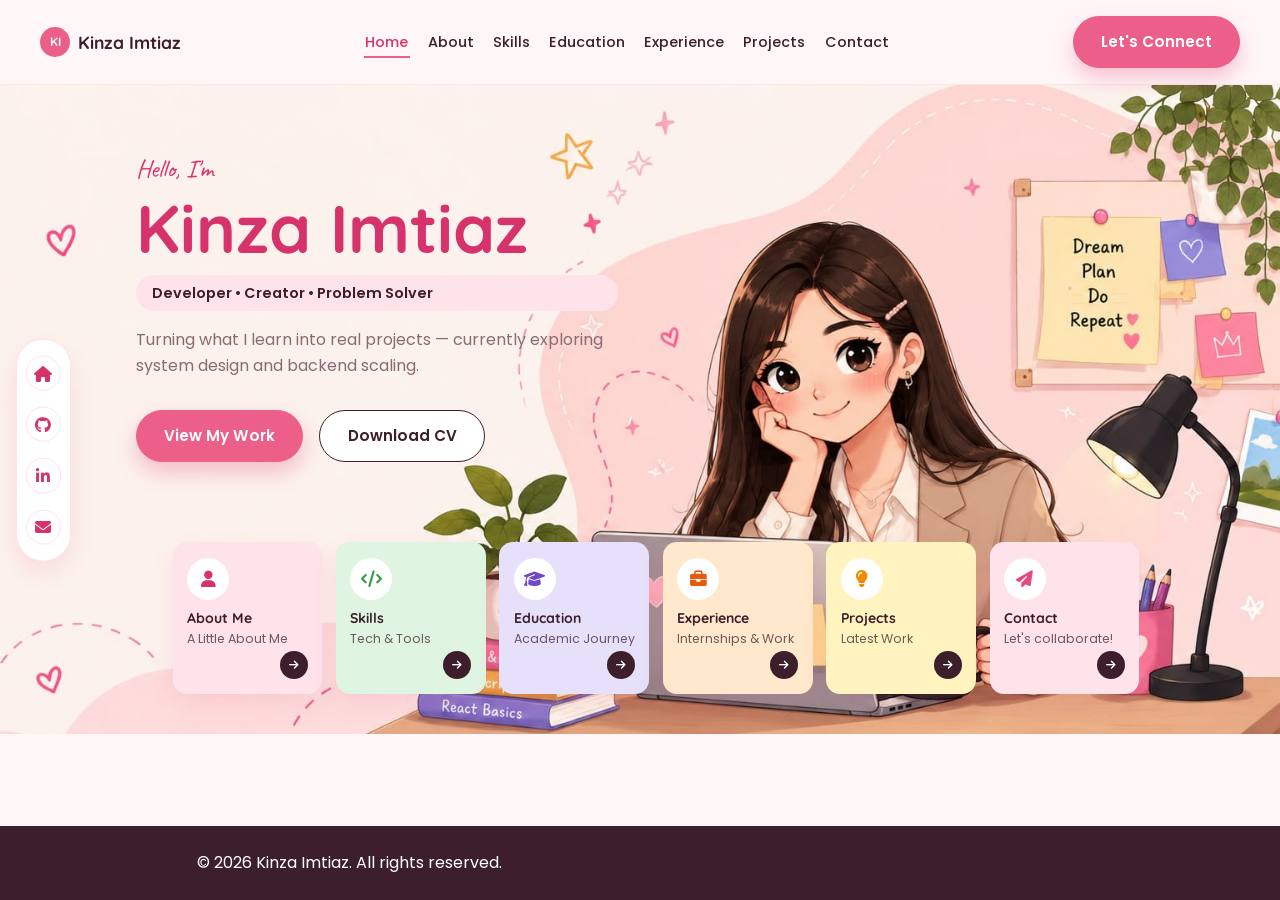
<file: index.html>
<!DOCTYPE html>
<html lang="en">
<head>
    <meta charset="UTF-8">
    <meta name="viewport" content="width=device-width, initial-scale=1.0">
    <title>Kinza Imtiaz | Developer Portfolio</title>
    <link rel="stylesheet" href="style.css">
    <link rel="stylesheet" href="https://cdnjs.cloudflare.com/ajax/libs/font-awesome/6.5.1/css/all.min.css">
</head>
<body>

    <header class="site-header">
        <a class="logo" href="index.html"><strong>KI</strong> Kinza Imtiaz</a>
        <nav class="primary-nav" aria-label="Primary navigation">
            <ul class="nav-links">
                <li><a href="index.html" class="active">Home</a></li>
                <li><a href="about.html">About</a></li>
                <li><a href="skills.html">Skills</a></li>
                <li><a href="education.html">Education</a></li>
                <li><a href="experience.html">Experience</a></li>
                <li><a href="projects.html">Projects</a></li>
                <li><a href="contact.html">Contact</a></li>
            </ul>
        </nav>
        <a href="contact.html" class="btn btn-solid btn-nav-cta">Let's Connect</a>
    </header>

    <nav class="social-nav" aria-label="Social links">
        <ul class="social-links">
            <li><a href="index.html" aria-label="Home"><i class="fa-solid fa-house"></i></a></li>
            <li><a href="https://github.com/kinzadev-26" target="_blank" aria-label="GitHub"><i class="fa-brands fa-github"></i></a></li>
            <li><a href="https://linkedin.com/in/kinza-imtiaz-454656370" target="_blank" aria-label="LinkedIn"><i class="fa-brands fa-linkedin-in"></i></a></li>
            <li><a href="mailto:kinzaimtiaz313@gmail.com" aria-label="Email"><i class="fa-solid fa-envelope"></i></a></li>
        </ul>
    </nav>

    <main>

        <section id="home" class="hero" aria-label="Introduction">
            <img class="hero-banner" src="images/hero-image.jpeg" alt="Illustration of Kinza Imtiaz at her desk with a laptop">
            <div class="hero-text">
                <p class="hero-greeting">Hello, I'm</p>
                <h1>Kinza Imtiaz</h1>
                <p class="hero-tagline">Developer &bull; Creator &bull; Problem Solver</p>
                <p>Turning what I learn into real projects &mdash; currently exploring system design and backend scaling.</p>
                <div class="hero-buttons">
                    <a href="projects.html" class="btn btn-solid">View My Work</a>
                    <a href="Kinza_Imtiaz.pdf" download class="btn btn-outline">Download CV</a>
                </div>
            </div>

            <div class="wrap cards-grid">

                <article class="card-teaser card-about">
                    <span class="card-icon-wrap"><i class="fa-solid fa-user"></i></span>
                    <div class="card-body">
                        <h2>About Me</h2>
                        <p>A Little About Me</p>
                    </div>
                    <a class="card-arrow" href="about.html" aria-label="View full About Me page"><i class="fa-solid fa-arrow-right"></i></a>
                </article>

                <article class="card-teaser card-skills">
                    <span class="card-icon-wrap"><i class="fa-solid fa-code"></i></span>
                    <div class="card-body">
                        <h2>Skills</h2>
                        <p>Tech & Tools</p>
                    </div>
                    <a class="card-arrow" href="skills.html" aria-label="View full Skills page"><i class="fa-solid fa-arrow-right"></i></a>
                </article>

                <article class="card-teaser card-education">
                    <span class="card-icon-wrap"><i class="fa-solid fa-graduation-cap"></i></span>
                    <div class="card-body">
                        <h2>Education</h2>
                        <p>Academic Journey</p>
                    </div>
                    <a class="card-arrow" href="education.html" aria-label="View full Education page"><i class="fa-solid fa-arrow-right"></i></a>
                </article>

                <article class="card-teaser card-experience">
                    <span class="card-icon-wrap"><i class="fa-solid fa-briefcase"></i></span>
                    <div class="card-body">
                        <h2>Experience</h2>
                        <p>Internships & Work</p>
                    </div>
                    <a class="card-arrow" href="experience.html" aria-label="View full Experience page"><i class="fa-solid fa-arrow-right"></i></a>
                </article>

                <article class="card-teaser card-projects">
                    <span class="card-icon-wrap"><i class="fa-solid fa-lightbulb"></i></span>
                    <div class="card-body">
                        <h2>Projects</h2>
                        <p>Latest Work</p>
                    </div>
                    <a class="card-arrow" href="projects.html" aria-label="View full Projects page"><i class="fa-solid fa-arrow-right"></i></a>
                </article>

                <article class="card-teaser card-contact">
                    <span class="card-icon-wrap"><i class="fa-solid fa-paper-plane"></i></span>
                    <div class="card-body">
                        <h2>Contact</h2>
                        <p>Let's collaborate!</p>
                    </div>
                    <a class="card-arrow" href="contact.html" aria-label="View full Contact page"><i class="fa-solid fa-arrow-right"></i></a>
                </article>

            </div>
        </section>

    </main>

    <footer class="site-footer">
        <p>&copy; 2026 Kinza Imtiaz. All rights reserved.</p>
    </footer>

</body>
</html>
</file>
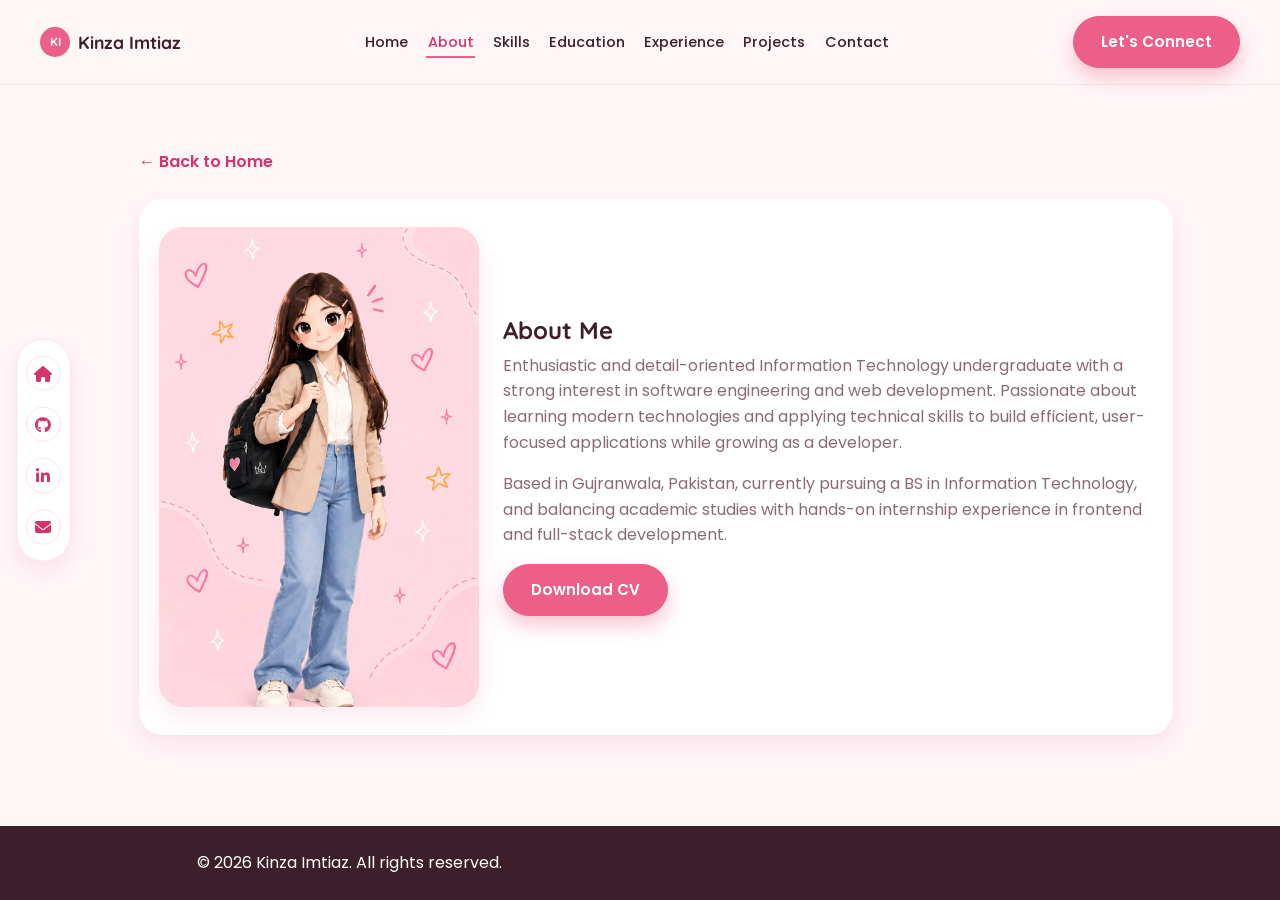
<file: about.html>
<!DOCTYPE html>
<html lang="en">
<head>
    <meta charset="UTF-8">
    <meta name="viewport" content="width=device-width, initial-scale=1.0">
    <title>About Me | Kinza Imtiaz</title>
    <link rel="stylesheet" href="style.css">
    <link rel="stylesheet" href="https://cdnjs.cloudflare.com/ajax/libs/font-awesome/6.5.1/css/all.min.css">
</head>
<body>

    <header class="site-header">
        <a class="logo" href="index.html"><strong>KI</strong> Kinza Imtiaz</a>
        <nav class="primary-nav" aria-label="Primary navigation">
            <ul class="nav-links">
                <li><a href="index.html">Home</a></li>
                <li><a href="about.html" class="active">About</a></li>
                <li><a href="skills.html">Skills</a></li>
                <li><a href="education.html">Education</a></li>
                <li><a href="experience.html">Experience</a></li>
                <li><a href="projects.html">Projects</a></li>
                <li><a href="contact.html">Contact</a></li>
            </ul>
        </nav>
        <a href="contact.html" class="btn btn-solid btn-nav-cta">Let's Connect</a>
    </header>

    <nav class="social-nav" aria-label="Social links">
        <ul class="social-links">
            <li><a href="index.html" aria-label="Home"><i class="fa-solid fa-house"></i></a></li>
            <li><a href="https://github.com/kinzadev-26" target="_blank" aria-label="GitHub"><i class="fa-brands fa-github"></i></a></li>
            <li><a href="https://linkedin.com/in/kinza-imtiaz-454656370" target="_blank" aria-label="LinkedIn"><i class="fa-brands fa-linkedin-in"></i></a></li>
            <li><a href="mailto:kinzaimtiaz313@gmail.com" aria-label="Email"><i class="fa-solid fa-envelope"></i></a></li>
        </ul>
    </nav>

    <main class="wrap detail-main">
        <a class="back-link" href="index.html">&larr; Back to Home</a>

        <section class="page-panel">
            <div class="panel-flex">
                <!-- IMAGE 1: About Me character illustration goes here -->
                <img class="panel-image" src="images/about.jpeg" alt="about img">
                <div class="panel-content">
                    <h1>About Me</h1>
                    <p>Enthusiastic and detail-oriented Information Technology undergraduate with a strong interest in software engineering and web development. Passionate about learning modern technologies and applying technical skills to build efficient, user-focused applications while growing as a developer.</p>
                    <p>Based in Gujranwala, Pakistan, currently pursuing a BS in Information Technology, and balancing academic studies with hands-on internship experience in frontend and full-stack development.</p>
                    <a href="Kinza_Imtiaz.pdf" download class="btn btn-solid">Download CV</a>
                </div>
            </div>
        </section>
    </main>

    <footer class="site-footer">
        <p>&copy; 2026 Kinza Imtiaz. All rights reserved.</p>
    </footer>

</body>
</html>
</file>
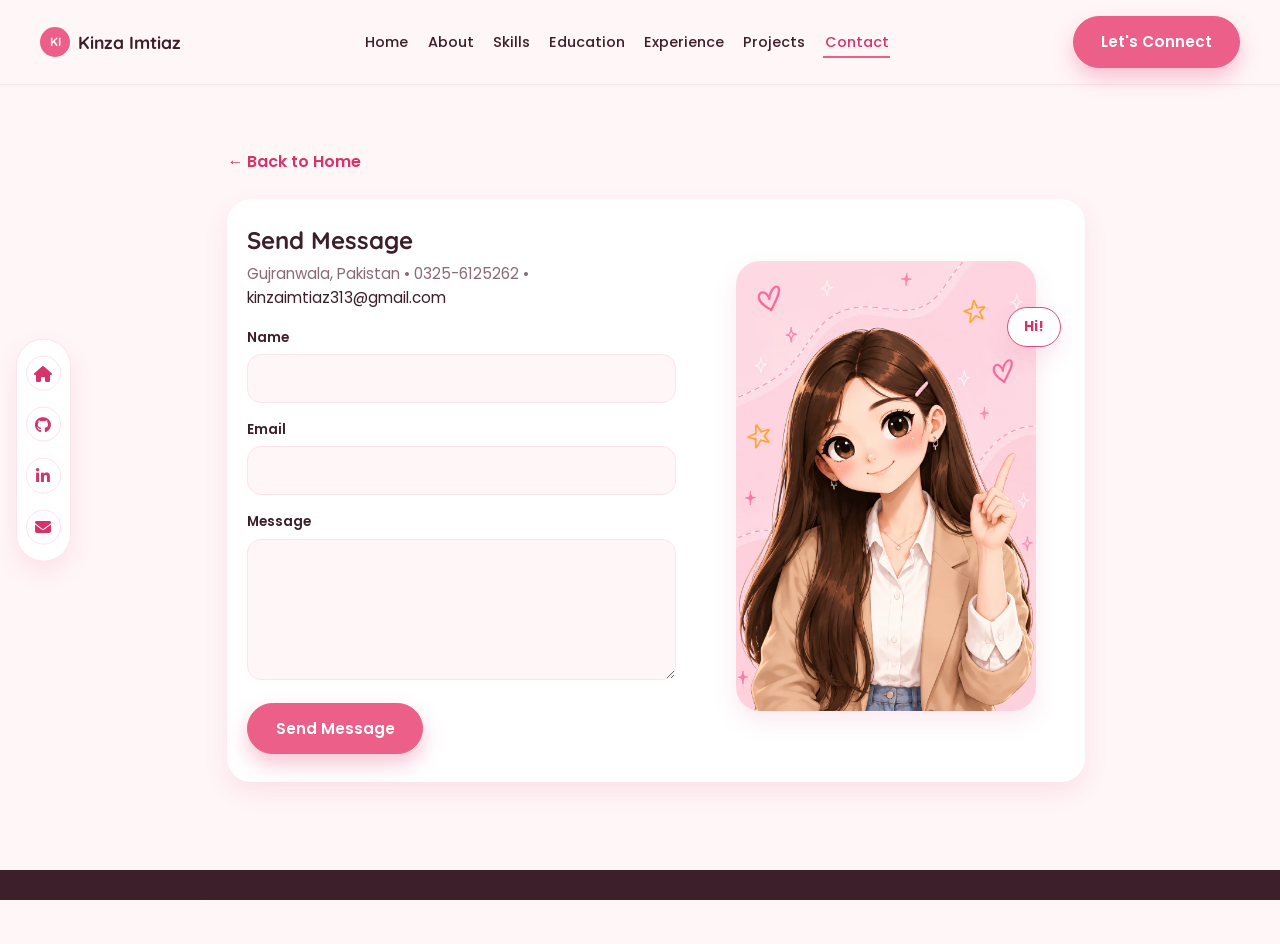
<file: contact.html>
<!DOCTYPE html>
<html lang="en">
<head>
    <meta charset="UTF-8">
    <meta name="viewport" content="width=device-width, initial-scale=1.0">
    <title>Contact | Kinza Imtiaz</title>
    <link rel="stylesheet" href="style.css">
    <link rel="stylesheet" href="https://cdnjs.cloudflare.com/ajax/libs/font-awesome/6.5.1/css/all.min.css">
</head>
<body>

    <header class="site-header">
        <a class="logo" href="index.html"><strong>KI</strong> Kinza Imtiaz</a>
        <nav class="primary-nav" aria-label="Primary navigation">
            <ul class="nav-links">
                <li><a href="index.html">Home</a></li>
                <li><a href="about.html">About</a></li>
                <li><a href="skills.html">Skills</a></li>
                <li><a href="education.html">Education</a></li>
                <li><a href="experience.html">Experience</a></li>
                <li><a href="projects.html">Projects</a></li>
                <li><a href="contact.html" class="active">Contact</a></li>
            </ul>
        </nav>
        <a href="contact.html" class="btn btn-solid btn-nav-cta">Let's Connect</a>
    </header>

    <nav class="social-nav" aria-label="Social links">
        <ul class="social-links">
            <li><a href="index.html" aria-label="Home"><i class="fa-solid fa-house"></i></a></li>
            <li><a href="https://github.com/kinzadev-26" target="_blank" aria-label="GitHub"><i class="fa-brands fa-github"></i></a></li>
            <li><a href="https://linkedin.com/in/kinza-imtiaz-454656370" target="_blank" aria-label="LinkedIn"><i class="fa-brands fa-linkedin-in"></i></a></li>
            <li><a href="mailto:kinzaimtiaz313@gmail.com" aria-label="Email"><i class="fa-solid fa-envelope"></i></a></li>
        </ul>
    </nav>

    <main class="wrap detail-main">
        <a class="back-link" href="index.html">&larr; Back to Home</a>

        <section class="page-panel">
            <div class="contact-split">
                <div class="contact-form-wrap">
                    <h1>Send Message</h1>
                    <p class="contact-details">
                        Gujranwala, Pakistan &bull; 0325-6125262 &bull;
                        <a href="mailto:kinzaimtiaz313@gmail.com">kinzaimtiaz313@gmail.com</a>
                    </p>
                    <form action="#" method="post" class="contact-form">
                        <label for="name">Name</label>
                        <input type="text" id="name" name="name" required>

                        <label for="email">Email</label>
                        <input type="email" id="email" name="email" required>

                        <label for="message">Message</label>
                        <textarea id="message" name="message" rows="5" required></textarea>

                        <button type="submit" class="btn btn-solid">Send Message</button>
                    </form>
                </div>
                <div class="contact-illustration">
                    <!-- IMAGE 8: Contact page character illustration (waving / holding phone) -->
                    <img src="images/contact.jpeg" alt="contact img">
                    <span class="speech-bubble">Hi!</span>
                </div>
            </div>
        </section>
    </main>

    <footer class="site-footer">
        <p>&copy; 2026 Kinza Imtiaz. All rights reserved.</p>
    </footer>

</body>
</html>
</file>
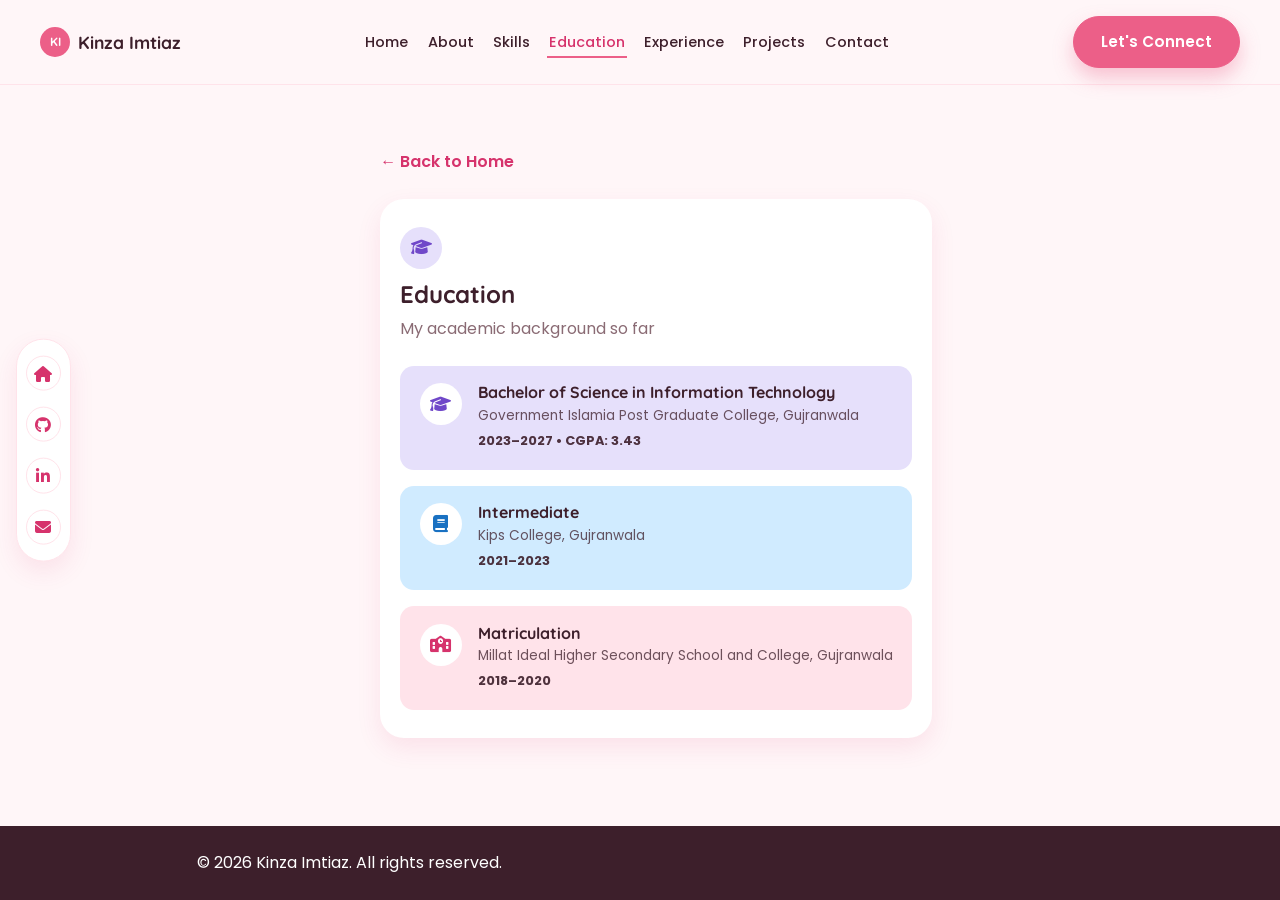
<file: education.html>
<!DOCTYPE html>
<html lang="en">
<head>
    <meta charset="UTF-8">
    <meta name="viewport" content="width=device-width, initial-scale=1.0">
    <title>Education | Kinza Imtiaz</title>
    <link rel="stylesheet" href="style.css">
    <link rel="stylesheet" href="https://cdnjs.cloudflare.com/ajax/libs/font-awesome/6.5.1/css/all.min.css">
</head>
<body>

    <header class="site-header">
        <a class="logo" href="index.html"><strong>KI</strong> Kinza Imtiaz</a>
        <nav class="primary-nav" aria-label="Primary navigation">
            <ul class="nav-links">
                <li><a href="index.html">Home</a></li>
                <li><a href="about.html">About</a></li>
                <li><a href="skills.html">Skills</a></li>
                <li><a href="education.html" class="active">Education</a></li>
                <li><a href="experience.html">Experience</a></li>
                <li><a href="projects.html">Projects</a></li>
                <li><a href="contact.html">Contact</a></li>
            </ul>
        </nav>
        <a href="contact.html" class="btn btn-solid btn-nav-cta">Let's Connect</a>
    </header>

    <nav class="social-nav" aria-label="Social links">
        <ul class="social-links">
            <li><a href="index.html" aria-label="Home"><i class="fa-solid fa-house"></i></a></li>
            <li><a href="https://github.com/kinzadev-26" target="_blank" aria-label="GitHub"><i class="fa-brands fa-github"></i></a></li>
            <li><a href="https://linkedin.com/in/kinza-imtiaz-454656370" target="_blank" aria-label="LinkedIn"><i class="fa-brands fa-linkedin-in"></i></a></li>
            <li><a href="mailto:kinzaimtiaz313@gmail.com" aria-label="Email"><i class="fa-solid fa-envelope"></i></a></li>
        </ul>
    </nav>

    <main class="wrap detail-main">
        <a class="back-link" href="index.html">&larr; Back to Home</a>

        <section class="page-panel">
            <div class="panel-heading">
                <span class="card-icon-wrap" style="background:var(--icon-education-bg); color:var(--icon-education-ink); margin-bottom:0.75rem;">
                    <i class="fa-solid fa-graduation-cap"></i>
                </span>
                <h1>Education</h1>
                <p>My academic background so far</p>
            </div>
            <div class="education-list">
                <div class="education-item">
                    <span class="card-icon-wrap"><i class="fa-solid fa-graduation-cap"></i></span>
                    <div>
                        <h3>Bachelor of Science in Information Technology</h3>
                        <p>Government Islamia Post Graduate College, Gujranwala</p>
                        <span class="edu-year">2023&ndash;2027 &bull; CGPA: 3.43</span>
                    </div>
                </div>
                <div class="education-item">
                    <span class="card-icon-wrap"><i class="fa-solid fa-book"></i></span>
                    <div>
                        <h3>Intermediate</h3>
                        <p>Kips College, Gujranwala</p>
                        <span class="edu-year">2021&ndash;2023</span>
                    </div>
                </div>
                <div class="education-item">
                    <span class="card-icon-wrap"><i class="fa-solid fa-school"></i></span>
                    <div>
                        <h3>Matriculation</h3>
                        <p>Millat Ideal Higher Secondary School and College, Gujranwala</p>
                        <span class="edu-year">2018&ndash;2020</span>
                    </div>
                </div>
            </div>
        </section>
    </main>

    <footer class="site-footer">
        <p>&copy; 2026 Kinza Imtiaz. All rights reserved.</p>
    </footer>

</body>
</html>
</file>
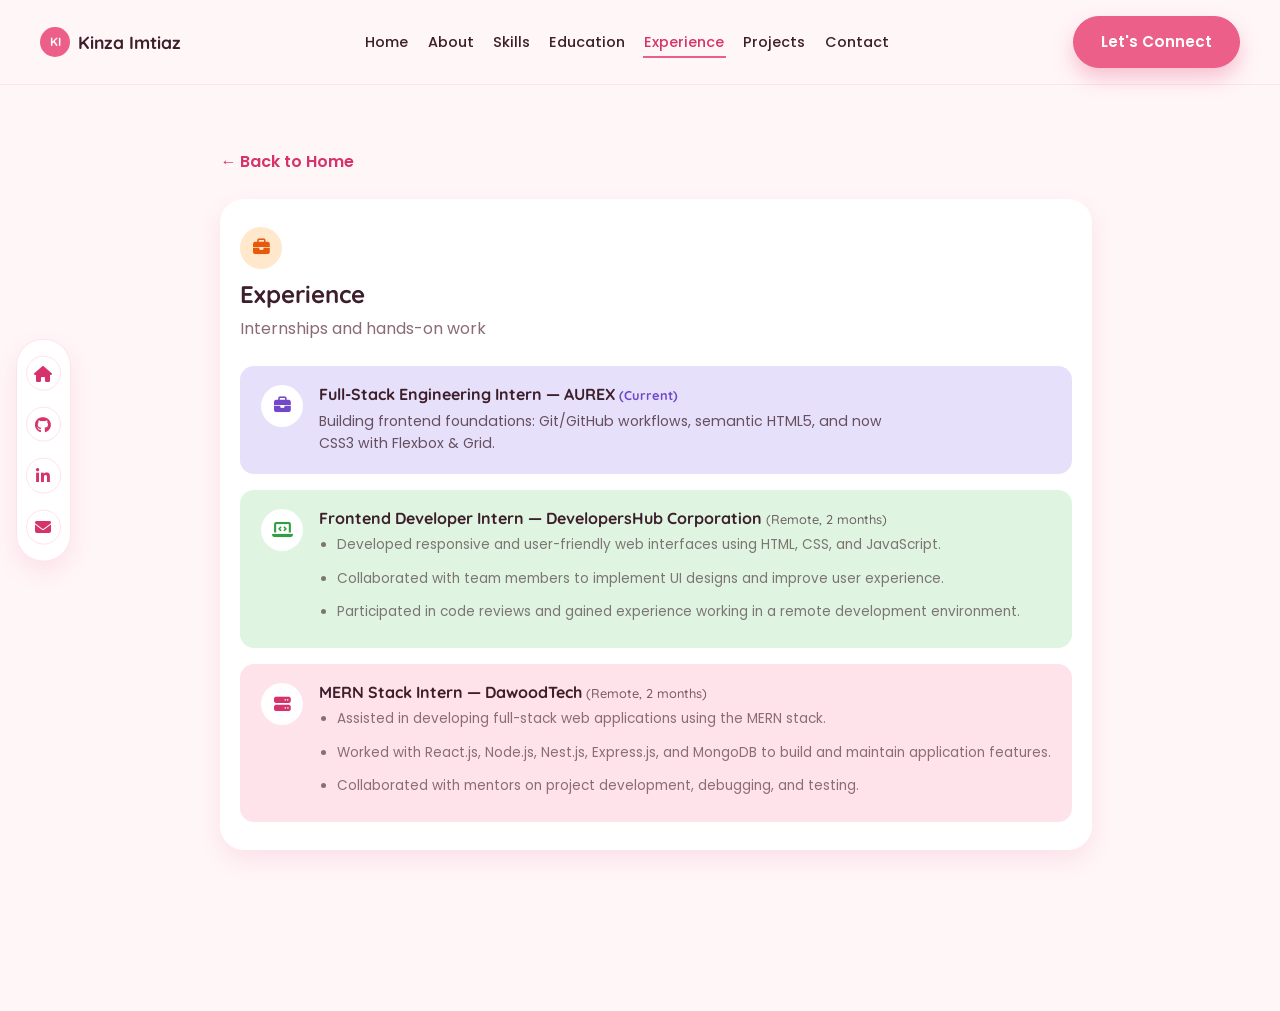
<file: experience.html>
<!DOCTYPE html>
<html lang="en">
<head>
    <meta charset="UTF-8">
    <meta name="viewport" content="width=device-width, initial-scale=1.0">
    <title>Experience | Kinza Imtiaz</title>
    <link rel="stylesheet" href="style.css">
    <link rel="stylesheet" href="https://cdnjs.cloudflare.com/ajax/libs/font-awesome/6.5.1/css/all.min.css">
</head>
<body>

    <header class="site-header">
        <a class="logo" href="index.html"><strong>KI</strong> Kinza Imtiaz</a>
        <nav class="primary-nav" aria-label="Primary navigation">
            <ul class="nav-links">
                <li><a href="index.html">Home</a></li>
                <li><a href="about.html">About</a></li>
                <li><a href="skills.html">Skills</a></li>
                <li><a href="education.html">Education</a></li>
                <li><a href="experience.html" class="active">Experience</a></li>
                <li><a href="projects.html">Projects</a></li>
                <li><a href="contact.html">Contact</a></li>
            </ul>
        </nav>
        <a href="contact.html" class="btn btn-solid btn-nav-cta">Let's Connect</a>
    </header>

    <nav class="social-nav" aria-label="Social links">
        <ul class="social-links">
            <li><a href="index.html" aria-label="Home"><i class="fa-solid fa-house"></i></a></li>
            <li><a href="https://github.com/kinzadev-26" target="_blank" aria-label="GitHub"><i class="fa-brands fa-github"></i></a></li>
            <li><a href="https://linkedin.com/in/kinza-imtiaz-454656370" target="_blank" aria-label="LinkedIn"><i class="fa-brands fa-linkedin-in"></i></a></li>
            <li><a href="mailto:kinzaimtiaz313@gmail.com" aria-label="Email"><i class="fa-solid fa-envelope"></i></a></li>
        </ul>
    </nav>

    <main class="wrap detail-main">
        <a class="back-link" href="index.html">&larr; Back to Home</a>

        <section class="page-panel">
            <div class="panel-heading">
                <span class="card-icon-wrap" style="background:var(--icon-experience-bg); color:var(--icon-experience-ink); margin-bottom:0.75rem;">
                    <i class="fa-solid fa-briefcase"></i>
                </span>
                <h1>Experience</h1>
                <p>Internships and hands-on work</p>
            </div>

            <div class="experience-list">
                <div class="experience-item">
                    <span class="card-icon-wrap"><i class="fa-solid fa-briefcase"></i></span>
                    <div>
                        <h3>Full-Stack Engineering Intern &mdash; AUREX <span class="exp-current">(Current)</span></h3>
                        <p>Building frontend foundations: Git/GitHub workflows, semantic HTML5, and now CSS3 with Flexbox &amp; Grid.</p>
                    </div>
                </div>

                <div class="experience-item">
                    <span class="card-icon-wrap"><i class="fa-solid fa-laptop-code"></i></span>
                    <div>
                        <h3>Frontend Developer Intern &mdash; DevelopersHub Corporation <span class="exp-duration">(Remote, 2 months)</span></h3>
                        <ul>
                            <li>Developed responsive and user-friendly web interfaces using HTML, CSS, and JavaScript.</li>
                            <li>Collaborated with team members to implement UI designs and improve user experience.</li>
                            <li>Participated in code reviews and gained experience working in a remote development environment.</li>
                        </ul>
                    </div>
                </div>

                <div class="experience-item">
                    <span class="card-icon-wrap"><i class="fa-solid fa-server"></i></span>
                    <div>
                        <h3>MERN Stack Intern &mdash; DawoodTech <span class="exp-duration">(Remote, 2 months)</span></h3>
                        <ul>
                            <li>Assisted in developing full-stack web applications using the MERN stack.</li>
                            <li>Worked with React.js, Node.js, Nest.js, Express.js, and MongoDB to build and maintain application features.</li>
                            <li>Collaborated with mentors on project development, debugging, and testing.</li>
                        </ul>
                    </div>
                </div>
            </div>
        </section>
    </main>

    <footer class="site-footer">
        <p>&copy; 2026 Kinza Imtiaz. All rights reserved.</p>
    </footer>

</body>
</html>
</file>
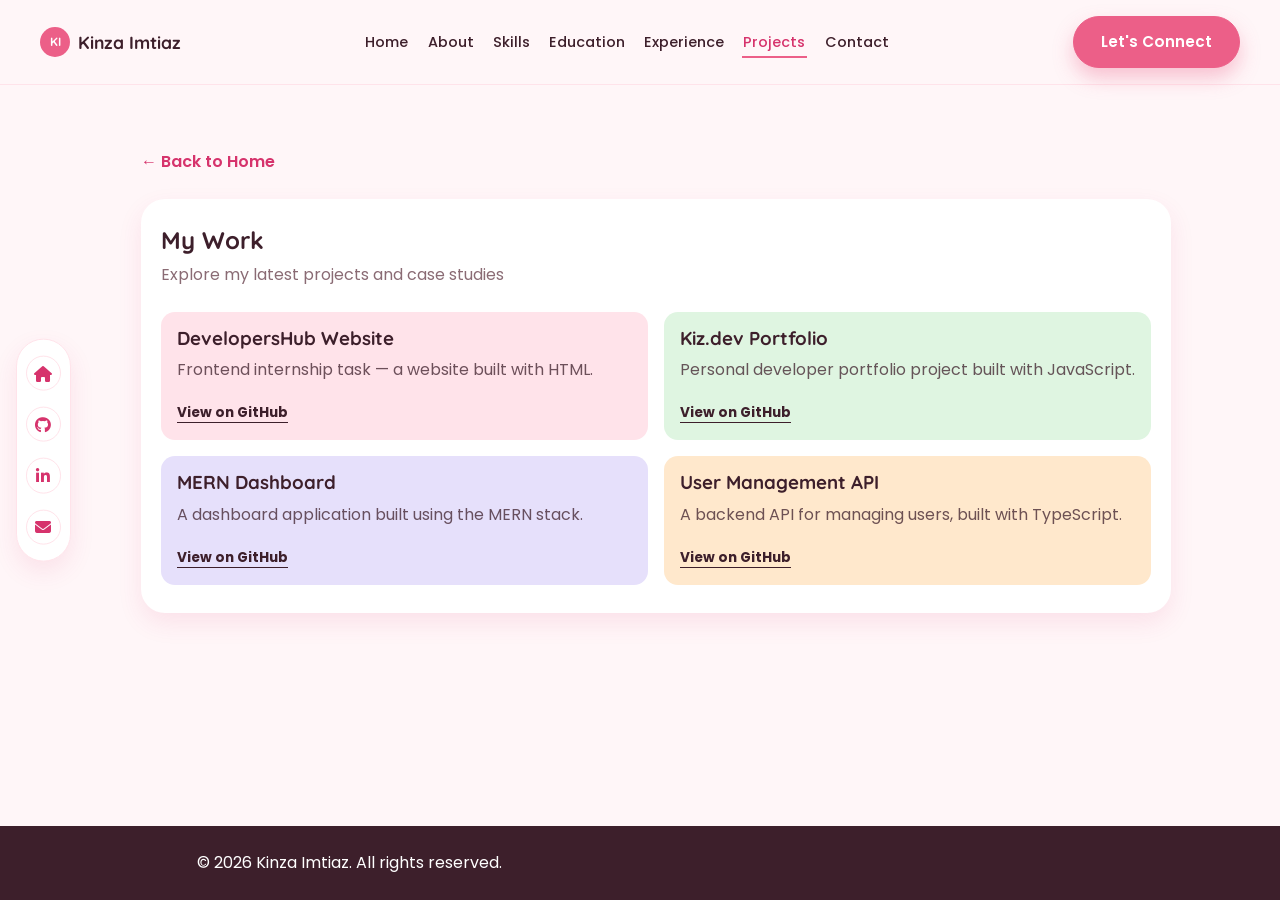
<file: projects.html>
<!DOCTYPE html>
<html lang="en">
<head>
    <meta charset="UTF-8">
    <meta name="viewport" content="width=device-width, initial-scale=1.0">
    <title>Projects | Kinza Imtiaz</title>
    <link rel="stylesheet" href="style.css">
    <link rel="stylesheet" href="https://cdnjs.cloudflare.com/ajax/libs/font-awesome/6.5.1/css/all.min.css">
</head>
<body>

    <header class="site-header">
        <a class="logo" href="index.html"><strong>KI</strong> Kinza Imtiaz</a>
        <nav class="primary-nav" aria-label="Primary navigation">
            <ul class="nav-links">
                <li><a href="index.html">Home</a></li>
                <li><a href="about.html">About</a></li>
                <li><a href="skills.html">Skills</a></li>
                <li><a href="education.html">Education</a></li>
                <li><a href="experience.html">Experience</a></li>
                <li><a href="projects.html" class="active">Projects</a></li>
                <li><a href="contact.html">Contact</a></li>
            </ul>
        </nav>
        <a href="contact.html" class="btn btn-solid btn-nav-cta">Let's Connect</a>
    </header>

    <nav class="social-nav" aria-label="Social links">
        <ul class="social-links">
            <li><a href="index.html" aria-label="Home"><i class="fa-solid fa-house"></i></a></li>
            <li><a href="https://github.com/kinzadev-26" target="_blank" aria-label="GitHub"><i class="fa-brands fa-github"></i></a></li>
            <li><a href="https://linkedin.com/in/kinza-imtiaz-454656370" target="_blank" aria-label="LinkedIn"><i class="fa-brands fa-linkedin-in"></i></a></li>
            <li><a href="mailto:kinzaimtiaz313@gmail.com" aria-label="Email"><i class="fa-solid fa-envelope"></i></a></li>
        </ul>
    </nav>

    <main class="wrap detail-main">
        <a class="back-link" href="index.html">&larr; Back to Home</a>

        <section class="page-panel">
            <div class="panel-heading">
                <h1>My Work</h1>
                <p>Explore my latest projects and case studies</p>
            </div>
            <div class="project-list">
                <article>
                    <h3>DevelopersHub Website</h3>
                    <p>Frontend internship task &mdash; a website built with HTML.</p>
                    <a href="https://github.com/kinzadev-26/developershub-website" target="_blank">View on GitHub</a>
                </article>
                <article>
                    <h3>Kiz.dev Portfolio</h3>
                    <p>Personal developer portfolio project built with JavaScript.</p>
                    <a href="https://github.com/kinzadev-26/kiz.dev-portfolio" target="_blank">View on GitHub</a>
                </article>
                <article>
                    <h3>MERN Dashboard</h3>
                    <p>A dashboard application built using the MERN stack.</p>
                    <a href="https://github.com/kinzadev-26/mern-Dashboard" target="_blank">View on GitHub</a>
                </article>
                <article>
                    <h3>User Management API</h3>
                    <p>A backend API for managing users, built with TypeScript.</p>
                    <a href="https://github.com/kinzadev-26/user-management-api" target="_blank">View on GitHub</a>
                </article>
            </div>
        </section>
    </main>

    <footer class="site-footer">
        <p>&copy; 2026 Kinza Imtiaz. All rights reserved.</p>
    </footer>

</body>
</html>
</file>
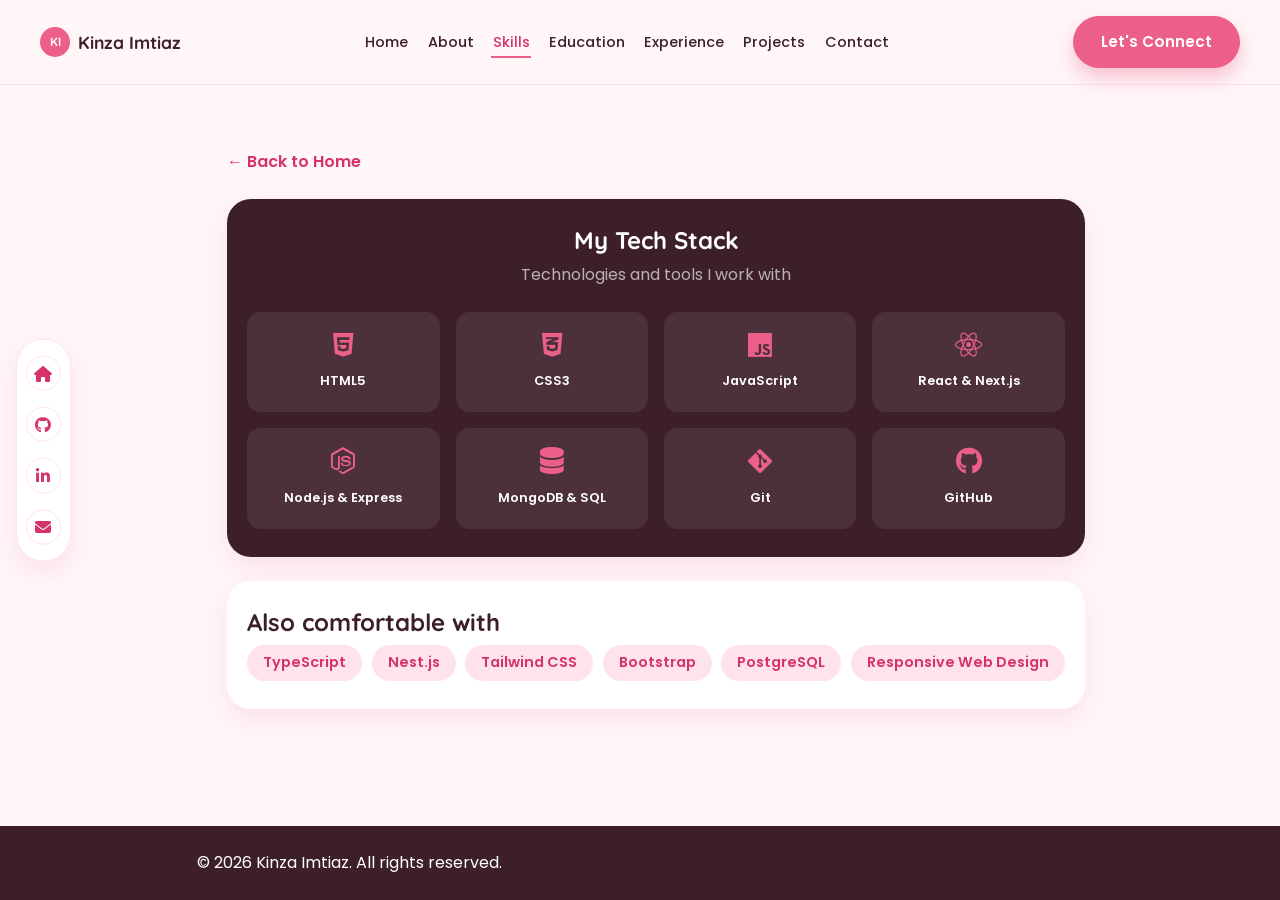
<file: skills.html>
<!DOCTYPE html>
<html lang="en">
<head>
    <meta charset="UTF-8">
    <meta name="viewport" content="width=device-width, initial-scale=1.0">
    <title>Skills | Kinza Imtiaz</title>
    <link rel="stylesheet" href="style.css">
    <link rel="stylesheet" href="https://cdnjs.cloudflare.com/ajax/libs/font-awesome/6.5.1/css/all.min.css">
</head>
<body>

    <header class="site-header">
        <a class="logo" href="index.html"><strong>KI</strong> Kinza Imtiaz</a>
        <nav class="primary-nav" aria-label="Primary navigation">
            <ul class="nav-links">
                <li><a href="index.html">Home</a></li>
                <li><a href="about.html">About</a></li>
                <li><a href="skills.html" class="active">Skills</a></li>
                <li><a href="education.html">Education</a></li>
                <li><a href="experience.html">Experience</a></li>
                <li><a href="projects.html">Projects</a></li>
                <li><a href="contact.html">Contact</a></li>
            </ul>
        </nav>
        <a href="contact.html" class="btn btn-solid btn-nav-cta">Let's Connect</a>
    </header>

    <nav class="social-nav" aria-label="Social links">
        <ul class="social-links">
            <li><a href="index.html" aria-label="Home"><i class="fa-solid fa-house"></i></a></li>
            <li><a href="https://github.com/kinzadev-26" target="_blank" aria-label="GitHub"><i class="fa-brands fa-github"></i></a></li>
            <li><a href="https://linkedin.com/in/kinza-imtiaz-454656370" target="_blank" aria-label="LinkedIn"><i class="fa-brands fa-linkedin-in"></i></a></li>
            <li><a href="mailto:kinzaimtiaz313@gmail.com" aria-label="Email"><i class="fa-solid fa-envelope"></i></a></li>
        </ul>
    </nav>

    <main class="wrap detail-main">
        <a class="back-link" href="index.html">&larr; Back to Home</a>

        <section class="page-panel page-panel-dark">
            <div class="panel-heading" style="text-align:center;">
                <h1>My Tech Stack</h1>
                <p style="margin-left:auto;margin-right:auto;">Technologies and tools I work with</p>
            </div>
            <div class="tech-grid">
                <div class="tech-tile"><i class="fa-brands fa-html5"></i><span>HTML5</span></div>
                <div class="tech-tile"><i class="fa-brands fa-css3-alt"></i><span>CSS3</span></div>
                <div class="tech-tile"><i class="fa-brands fa-js"></i><span>JavaScript</span></div>
                <div class="tech-tile"><i class="fa-brands fa-react"></i><span>React &amp; Next.js</span></div>
                <div class="tech-tile"><i class="fa-brands fa-node-js"></i><span>Node.js &amp; Express</span></div>
                <div class="tech-tile"><i class="fa-solid fa-database"></i><span>MongoDB &amp; SQL</span></div>
                <div class="tech-tile"><i class="fa-brands fa-git-alt"></i><span>Git</span></div>
                <div class="tech-tile"><i class="fa-brands fa-github"></i><span>GitHub</span></div>
            </div>
        </section>

        <section class="page-panel">
            <h2>Also comfortable with</h2>
            <ul class="skills-tags">
                <li>TypeScript</li>
                <li>Nest.js</li>
                <li>Tailwind CSS</li>
                <li>Bootstrap</li>
                <li>PostgreSQL</li>
                <li>Responsive Web Design</li>
            </ul>
        </section>
    </main>

    <footer class="site-footer">
        <p>&copy; 2026 Kinza Imtiaz. All rights reserved.</p>
    </footer>

</body>
</html>
</file>
<file: style.css>
@import url('https://fonts.googleapis.com/css2?family=Quicksand:wght@500;600;700&family=Poppins:wght@400;500;600&family=Caveat:wght@600&display=swap');

:root {
    --color-bg: #fff6f8;
    --color-surface: #ffffff;
    --color-ink: #3d1f2b;
    --color-muted: #8a6b74;
    --color-border: #ffe3ea;

    --color-pink: #ec5f88;
    --color-pink-dark: #d6336c;
    --color-pink-pale: #ffe3ea;

    --icon-about-bg: #ffe3ea;
    --icon-about-ink: #d6336c;
    --icon-skills-bg: #dff5e1;
    --icon-skills-ink: #2f9e44;
    --icon-education-bg: #e6e0fb;
    --icon-education-ink: #7048c9;
    --icon-experience-bg: #ffe8cc;
    --icon-experience-ink: #e8590c;
    --icon-projects-bg: #fff3bf;
    --icon-projects-ink: #f08c00;
    --icon-blog-bg: #d0ebff;
    --icon-blog-ink: #1971c2;
    --icon-contact-bg: #ffe3ea;
    --icon-contact-ink: #e64980;

    --font-heading: 'Quicksand', sans-serif;
    --font-body: 'Poppins', sans-serif;
    --font-script: 'Caveat', cursive;

    --radius-md: 14px;
    --radius-lg: 24px;
    --radius-pill: 999px;

    --shadow-card: 0 10px 24px rgba(214, 51, 108, 0.1);

    --space-1: 0.5rem;
    --space-2: 1rem;
    --space-3: 1.5rem;
    --space-4: 2.5rem;
    --space-5: 4rem;

    --content-width: 1180px;
}

/*Reset*/
*,
*::before,
*::after {
    box-sizing: border-box;
}

html,
body {
    overflow-x: hidden;
    max-width: 100%;
    height: 100%;
}

html {
    scroll-behavior: smooth;
}

body {
    display: flex;
    flex-direction: column;
    min-height: 100vh;
    margin: 0;
    font-family: var(--font-body);
    color: var(--color-ink);
    background: var(--color-bg);
    line-height: 1.6;
    -webkit-font-smoothing: antialiased;
}

main {
    flex: 1 0 auto;
}

.site-footer {
    flex-shrink: 0;
}

h1,
h2,
h3 {
    font-family: var(--font-heading);
    line-height: 1.15;
    margin: 0 0 0.5rem;
    color: var(--color-ink);
}

p {
    margin: 0 0 var(--space-2);
    color: var(--color-muted);
    max-width: 65ch;
}

a {
    color: var(--color-ink);
    text-decoration: none;
}

ul {
    list-style: none;
    margin: 0;
    padding: 0;
}

button {
    font-family: inherit;
    cursor: pointer;
}

a:focus-visible,
button:focus-visible,
input:focus-visible,
textarea:focus-visible {
    outline: 2px solid var(--color-pink-dark);
    outline-offset: 3px;
}

@media (prefers-reduced-motion: reduce) {
    html {
        scroll-behavior: auto;
    }

    * {
        transition: none !important;
    }
}

.wrap {
    max-width: var(--content-width);
    margin-left: auto;
    margin-right: auto;
}

/*Header*/
.site-header {
    position: sticky;
    top: 0;
    z-index: 30;
    display: flex;
    flex-wrap: wrap;
    align-items: center;
    justify-content: space-between;
    gap: var(--space-2);
    padding: var(--space-2) var(--space-3);
    background: rgba(255, 246, 248, 0.92);
    backdrop-filter: blur(8px);
    border-bottom: 1px solid var(--color-border);
}

.logo {
    display: flex;
    align-items: center;
    font-family: var(--font-heading);
    font-weight: 700;
    font-size: 1.1rem;
}

.logo strong {
    display: inline-flex;
    align-items: center;
    justify-content: center;
    width: 1.9rem;
    height: 1.9rem;
    margin-right: 0.5rem;
    background: var(--color-pink);
    color: #fff;
    border-radius: 50%;
    font-size: 0.75rem;
}

.nav-links {
    display: flex;
    flex-wrap: wrap;
    justify-content: center;
    gap: var(--space-2);
    font-size: 0.85rem;
    font-weight: 500;
}

.nav-links a {
    padding: 0.3rem 0.1rem;
    border-bottom: 2px solid transparent;
}

.nav-links a:hover,
.nav-links a.active {
    border-color: var(--color-pink);
    color: var(--color-pink-dark);
}

.btn-nav-cta {
    padding: 0.55rem 1.2rem;
    font-size: 0.85rem;
}

/*Sidebar*/
.social-nav .social-links {
    display: flex;
    gap: var(--space-2);
}

.social-nav a {
    display: flex;
    align-items: center;
    justify-content: center;
    width: 2.2rem;
    height: 2.2rem;
    border-radius: 50%;
    background: var(--color-surface);
    color: var(--color-pink-dark);
    border: 1px solid var(--color-border);
    font-size: 1rem;
}

.social-nav a:hover {
    background: var(--color-pink);
    color: #fff;
}

/* Buttons*/
.btn {
    display: inline-flex;
    align-items: center;
    gap: 0.5rem;
    padding: 0.8rem 1.7rem;
    border-radius: var(--radius-pill);
    font-weight: 600;
    font-size: 0.95rem;
    border: 1.5px solid var(--color-ink);
}

.btn-solid {
    background: var(--color-pink);
    color: #fff;
    border-color: var(--color-pink);
    box-shadow: 0 10px 20px rgba(236, 95, 136, 0.35);
}

.btn-solid:hover {
    background: var(--color-pink-dark);
    border-color: var(--color-pink-dark);
}

.btn-outline {
    background: #fff;
    color: var(--color-ink);
}

.btn-outline:hover {
    background: var(--color-ink);
    color: #fff;
}

/*Hero*/
.hero {
    position: relative;
    background: var(--color-bg);
    padding-bottom: var(--space-3);
}

.hero-banner {
    width: 100%;
    height: auto;
    display: block;
}

.hero-text {
    padding: var(--space-3);
    text-align: center;
}

.hero-greeting {
    font-family: var(--font-script);
    font-size: 1.6rem;
    color: var(--color-pink-dark);
    margin-bottom: 0;
}

.hero h1 {
    font-size: clamp(2.2rem, 8vw, 4.2rem);
    font-weight: 700;
    color: var(--color-pink-dark);
}

.hero-tagline {
    display: inline-block;
    font-weight: 600;
    color: var(--color-ink);
    background: var(--color-pink-pale);
    padding: 0.4rem 1rem;
    border-radius: var(--radius-pill);
    font-size: 0.9rem;
}

.hero-buttons {
    display: flex;
    flex-wrap: wrap;
    gap: var(--space-2);
    margin: var(--space-2) 0;
    justify-content: center;
}

/* Card teasers */
.cards-grid {
    display: flex;
    flex-direction: column;
    gap: 0.75rem;
    padding: 0 var(--space-3) var(--space-3);
    overscroll-behavior-x: contain;
}

.card-teaser {
    display: flex;
    align-items: center;
    gap: 1.1rem;
    padding: 1.1rem 1.3rem;
    border-radius: var(--radius-md);
    box-shadow: var(--shadow-card);
    text-decoration: none;
}

.card-icon-wrap {
    flex-shrink: 0;
    width: 50px;
    height: 50px;
    border-radius: 50%;
    background: #fff;
    display: flex;
    align-items: center;
    justify-content: center;
    font-size: 1.3rem;
}

.card-body {
    flex: 1;
    min-width: 0;
}

.card-body h2 {
    font-size: 1.05rem;
    margin: 0 0 0.2rem;
}

.card-body p {
    font-size: 0.85rem;
    margin: 0;
    color: var(--color-ink);
    opacity: 0.72;
}

.card-arrow {
    flex-shrink: 0;
    width: 34px;
    height: 34px;
    border-radius: 50%;
    background: var(--color-ink);
    color: #fff;
    display: flex;
    align-items: center;
    justify-content: center;
    font-size: 0.78rem;
}

.card-arrow:hover {
    background: var(--color-pink-dark);
}

.card-about {
    background: var(--icon-about-bg);
}

.card-about .card-icon-wrap {
    color: var(--icon-about-ink);
}

.card-skills {
    background: var(--icon-skills-bg);
}

.card-skills .card-icon-wrap {
    color: var(--icon-skills-ink);
}

.card-education {
    background: var(--icon-education-bg);
}

.card-education .card-icon-wrap {
    color: var(--icon-education-ink);
}

.card-experience {
    background: var(--icon-experience-bg);
}

.card-experience .card-icon-wrap {
    color: var(--icon-experience-ink);
}

.card-projects {
    background: var(--icon-projects-bg);
}

.card-projects .card-icon-wrap {
    color: var(--icon-projects-ink);
}

.card-contact {
    background: var(--icon-contact-bg);
}

.card-contact .card-icon-wrap {
    color: var(--icon-contact-ink);
}

/*Detail pages */
.detail-main {
    padding: var(--space-4) var(--space-3);
}

.back-link {
    display: inline-flex;
    align-items: center;
    gap: 0.4rem;
    font-weight: 600;
    color: var(--color-pink-dark);
    margin-bottom: var(--space-3);
}

.detail-hero {
    display: flex;
    align-items: center;
    gap: var(--space-2);
    margin-bottom: var(--space-3);
}

.detail-hero .card-icon-wrap {
    width: 56px;
    height: 56px;
    font-size: 1.5rem;
    background: #fff;
}

.detail-content {
    background: var(--color-surface);
    border: 1px solid var(--color-border);
    border-radius: var(--radius-lg);
    padding: var(--space-3);
    box-shadow: var(--shadow-card);
}

/* Skills tags */
.skills-tags {
    display: flex;
    flex-wrap: wrap;
    gap: 0.6rem;
}

.skills-tags li {
    background: var(--color-pink-pale);
    color: var(--color-pink-dark);
    border-radius: var(--radius-pill);
    padding: 0.4rem 1rem;
    font-size: 0.9rem;
    font-weight: 600;
}

/* Education table */
.detail-content table {
    width: 100%;
    border-collapse: collapse;
    font-size: 0.92rem;
}

.detail-content th,
.detail-content td {
    text-align: left;
    padding: 0.7rem 0.5rem;
    border-bottom: 1px solid var(--color-border);
}

.detail-content th {
    color: var(--color-pink-dark);
    font-weight: 700;
    font-size: 0.8rem;
}

.detail-content caption {
    text-align: left;
    font-size: 0.85rem;
    color: var(--color-muted);
    margin-bottom: var(--space-1);
}

/* Experience*/
.detail-content article {
    padding: var(--space-2) 0;
    border-top: 1px solid var(--color-border);
}

.detail-content article:first-of-type {
    border-top: none;
    padding-top: 0;
}

.detail-content article ul {
    list-style: disc;
    padding-left: 1.2rem;
}

.detail-content article ul li {
    color: var(--color-muted);
    margin-bottom: 0.4rem;
}

/* Projects grid */
.project-list {
    display: grid;
    grid-template-columns: 1fr;
    gap: var(--space-2);
}

.project-list article {
    border-radius: var(--radius-md);
    padding: var(--space-2);
}

.project-list article h3 {
    color: var(--color-ink);
}

.project-list article p {
    color: var(--color-ink);
    opacity: 0.75;
}

.project-list article a {
    font-weight: 700;
    font-size: 0.85rem;
    color: var(--color-ink);
    border-bottom: 1px solid var(--color-ink);
}

.project-list article:nth-child(4n+1) {
    background: var(--icon-about-bg);
}

.project-list article:nth-child(4n+2) {
    background: var(--icon-skills-bg);
}

.project-list article:nth-child(4n+3) {
    background: var(--icon-education-bg);
}

.project-list article:nth-child(4n+4) {
    background: var(--icon-experience-bg);
}

/* Contact */
.contact-details {
    font-size: 0.95rem;
}

.contact-form label {
    display: block;
    font-weight: 600;
    font-size: 0.85rem;
    margin-bottom: 0.35rem;
}

.contact-form input,
.contact-form textarea {
    width: 100%;
    padding: 0.75rem 0.9rem;
    border: 1px solid var(--color-border);
    border-radius: var(--radius-md);
    font-family: inherit;
    font-size: 0.95rem;
    background: var(--color-bg);
    color: var(--color-ink);
    margin-bottom: var(--space-2);
}

.contact-form input:focus,
.contact-form textarea:focus {
    border-color: var(--color-pink);
}

/*Footer*/
.site-footer {
    background: var(--color-ink);
    color: #fff;
    text-align: center;
    padding: var(--space-3);
    margin: 0;
}

.site-footer p {
    color: #fff;
    margin: 0;
}

@media (min-width: 768px) {
    .nav-links {
        font-size: 0.9rem;
    }

    .hero-banner {
        display: none;
    }

    .hero {
        display: flex;
        flex-direction: column;
        padding: var(--space-4) var(--space-3) var(--space-2);
        background-image: url('images/hero-image.jpeg');
        background-size: cover;
        background-position: center;
    }

    .hero-text {
        max-width: 530px;
        text-align: left;
        padding: 1 rem;
        display: flex;
        flex-direction: column;
        justify-content: center;
    }

    .hero-buttons {
        justify-content: flex-start;
    }

    .cards-grid {
        display: grid;
        grid-template-columns: repeat(3, 1fr);
        gap: 1rem;
        margin-top: var(--space-4);
        padding: 0;
        position: relative;
        z-index: 5;
    }

    .card-teaser {
        padding: 1rem 1.1rem;
    }

    .card-body p {
        display: -webkit-box;
        line-clamp: 2;
        -webkit-box-orient: vertical;
        overflow: hidden;
    }

    .project-list {
        grid-template-columns: repeat(2, 1fr);
    }
}

/*LAPTOP / DESKTOP */
@media (min-width: 1024px) {
    .site-header {
        padding: var(--space-2) var(--space-4);
    }

    .social-nav {
        position: fixed;
        left: var(--space-2);
        top: 50%;
        transform: translateY(-50%);
        z-index: 25;
    }

    .social-nav .social-links {
        flex-direction: column;
        padding: var(--space-2) 0.55rem;
        background: var(--color-surface);
        border: 1px solid var(--color-border);
        border-radius: var(--radius-pill);
        box-shadow: var(--shadow-card);
    }

    .hero {
        padding: var(--space-4) var(--space-4) var(--space-2);
    }

    .hero-text {
        margin-left: 4.5rem;
    }

    .cards-grid {
        grid-template-columns: repeat(6, 1fr);
        gap: 0.85rem;
        padding: 0 var(--space-4) var(--space-3) 4.5rem;
        margin-top: var(--space-4);
    }

    .card-teaser {
        flex-direction: column;
        align-items: flex-start;
        padding: 1rem 0.9rem;
        gap: 0.6rem;
    }

    .card-icon-wrap {
        width: 42px;
        height: 42px;
        font-size: 1.05rem;
    }

    .card-body h2 {
        font-size: 0.88rem;
    }

    .card-body p {
        display: -webkit-box;
        line-clamp: 2;
        -webkit-box-orient: vertical;
        overflow: hidden;
        font-size: 0.78rem;
    }

    .card-arrow {
        position: absolute;
        bottom: 0.9rem;
        right: 0.9rem;
        width: 28px;
        height: 28px;
        font-size: 0.68rem;
    }

    .card-teaser {
        position: relative;
        padding-bottom: 2.8rem;
    }

    .detail-main {
        padding: var(--space-5) var(--space-4) var(--space-5) 4.5rem;
    }
}

/*DETAIL PAGE PANELS*/

.page-panel {
    background: var(--color-surface);
    border-radius: var(--radius-lg);
    padding: 1.75rem 1.25rem;
    box-shadow: var(--shadow-card);
    margin-bottom: 1.5rem;
}

.page-panel-dark {
    background: var(--color-ink);
    color: #fff;
}

.page-panel-dark h1,
.page-panel-dark h3 {
    color: #fff;
}

.page-panel-dark p {
    color: rgba(255, 255, 255, 0.65);
}

.panel-heading {
    text-align: center;
    margin-bottom: 1.5rem;
}

.panel-heading p {
    max-width: 40ch;
    margin-left: auto;
    margin-right: auto;
}

.panel-flex {
    display: flex;
    flex-direction: column;
    gap: 1.5rem;
    align-items: center;
    text-align: center;
}

.panel-image {
    width: 100%;
    max-width: 320px;
    border-radius: var(--radius-lg);
    box-shadow: var(--shadow-card);
}

.panel-content {
    flex: 1;
}

@media (min-width: 768px) {
    .panel-flex {
        flex-direction: row;
        text-align: left;
    }

    .panel-heading {
        text-align: left;
        margin-left: 0;
    }

    .panel-heading p {
        margin-left: 0;
    }
}

/* Tech stack grid */
.tech-grid {
    display: grid;
    grid-template-columns: repeat(2, 1fr);
    gap: 1rem;
}

.tech-tile {
    background: rgba(255, 255, 255, 0.08);
    border-radius: var(--radius-md);
    padding: 1.25rem 0.75rem;
    text-align: center;
}

.tech-tile i {
    font-size: 1.7rem;
    margin-bottom: 0.5rem;
    display: block;
    color: var(--color-pink);
}

.tech-tile span {
    font-size: 0.8rem;
    font-weight: 600;
}

@media (min-width: 600px) {
    .tech-grid {
        grid-template-columns: repeat(4, 1fr);
    }
}

.banner-panel {
    position: relative;
    border-radius: var(--radius-lg);
    overflow: hidden;
    min-height: 240px;
    display: flex;
    align-items: center;
    background-size: cover;
    background-position: center;
}

.banner-panel::before {
    content: '';
    position: absolute;
    inset: 0;
    background: linear-gradient(100deg, rgba(255, 232, 204, 0.94) 0%, rgba(255, 232, 204, 0.75) 50%, rgba(255, 232, 204, 0.15) 100%);
}

.banner-content {
    position: relative;
    z-index: 2;
    padding: 1.75rem;
    max-width: 380px;
}

.banner-content h2 {
    color: var(--icon-experience-ink);
}

/* Contact split panel */
.contact-split {
    display: flex;
    flex-direction: column-reverse;
    gap: 2rem;
}

.contact-split .contact-illustration {
    text-align: center;
    position: relative;
}

.contact-split .contact-illustration img {
    max-width: 300px;
    border-radius: var(--radius-lg);
    box-shadow: var(--shadow-card);
}

.speech-bubble {
    position: absolute;
    top: 10%;
    right: 1%;
    background: #fff;
    padding: 0.5rem 1rem;
    border-radius: var(--radius-pill);
    border: #e64980 1px solid;
    font-weight: 700;
    font-size: 0.85rem;
    box-shadow: var(--shadow-card);
    color: var(--color-pink-dark);
}

@media (min-width: 768px) {
    .contact-split {
        flex-direction: row;
        align-items: center;
    }

    .contact-split .contact-form-wrap {
        flex: 1.2;
    }

    .contact-split .contact-illustration {
        flex: 1;
    }
}

/* Education*/
.education-list {
    display: flex;
    flex-direction: column;
    gap: 1rem;
}

.education-item {
    display: flex;
    align-items: flex-start;
    gap: 1rem;
    border-radius: var(--radius-md);
    padding: 1.1rem 1.2rem;
}

.education-item .card-icon-wrap {
    background: #fff;
    flex-shrink: 0;
}

.education-item h3 {
    margin: 0 0 0.2rem;
    font-size: 1rem;
    color: var(--color-ink);
}

.education-item p {
    margin: 0;
    font-size: 0.85rem;
    color: var(--color-ink);
    opacity: 0.75;
}

.education-item .edu-year {
    font-weight: 700;
    font-size: 0.8rem;
    color: var(--color-ink);
    opacity: 0.9;
}

.education-item:nth-child(1) {
    background: var(--icon-education-bg);
}

.education-item:nth-child(1) .card-icon-wrap {
    color: var(--icon-education-ink);
}

.education-item:nth-child(2) {
    background: var(--icon-blog-bg);
}

.education-item:nth-child(2) .card-icon-wrap {
    color: var(--icon-blog-ink);
}

.education-item:nth-child(3) {
    background: var(--icon-about-bg);
}

.education-item:nth-child(3) .card-icon-wrap {
    color: var(--icon-about-ink);
}

.experience-list {
    display: flex;
    flex-direction: column;
    gap: 1rem;
}

.experience-item {
    border-radius: var(--radius-md);
    padding: 1.2rem 1.3rem;
}

.experience-item .exp-header {
    display: flex;
    align-items: center;
    gap: 0.9rem;
    margin-bottom: 0.6rem;
}

.experience-item .card-icon-wrap {
    background: #fff;
    flex-shrink: 0;
}

.experience-item h3 {
    margin: 0;
    font-size: 1rem;
    color: var(--color-ink);
}

.experience-item p,
.experience-item ul {
    margin: 0;
    font-size: 0.85rem;
    color: var(--color-ink);
    opacity: 0.8;
}

.experience-item ul {
    list-style: disc;
    padding-left: 1.2rem;
    display: flex;
    flex-direction: column;
    gap: 0.4rem;
}

.experience-item:nth-child(1) {
    background: var(--icon-experience-bg);
}

.experience-item:nth-child(1) .card-icon-wrap {
    color: var(--icon-experience-ink);
}

.experience-item:nth-child(2) {
    background: var(--icon-skills-bg);
}

.experience-item:nth-child(2) .card-icon-wrap {
    color: var(--icon-skills-ink);
}

.experience-item:nth-child(3) {
    background: var(--icon-blog-bg);
}

.experience-item:nth-child(3) .card-icon-wrap {
    color: var(--icon-blog-ink);
}

.experience-list {
    display: flex;
    flex-direction: column;
    gap: 1rem;
}

.experience-item {
    display: flex;
    align-items: flex-start;
    gap: 1rem;
    border-radius: var(--radius-md);
    padding: 1.2rem 1.3rem;
}

.experience-item .card-icon-wrap {
    background: #fff;
    flex-shrink: 0;
}

.experience-item h3 {
    margin: 0 0 0.4rem;
    font-size: 1rem;
    color: var(--color-ink);
}

.experience-item p {
    margin: 0;
    font-size: 0.88rem;
    color: var(--color-ink);
    opacity: 0.75;
}

.experience-item ul {
    list-style: disc;
    padding-left: 1.1rem;
    margin: 0;
}

.experience-item ul li {
    font-size: 0.85rem;
    color: var(--color-ink);
    opacity: 0.75;
    margin-bottom: 0.35rem;
}

.experience-item .exp-current {
    font-weight: 700;
    font-size: 0.8rem;
}

.experience-item .exp-duration {
    font-weight: 500;
    font-size: 0.8rem;
    opacity: 0.7;
}

.experience-item:nth-child(1) {
    background: var(--icon-education-bg);
}

.experience-item:nth-child(1) .card-icon-wrap {
    color: var(--icon-education-ink);
}

.experience-item:nth-child(1) .exp-current {
    color: var(--icon-education-ink);
}

.experience-item:nth-child(2) {
    background: var(--icon-skills-bg);
}

.experience-item:nth-child(2) .card-icon-wrap {
    color: var(--icon-skills-ink);
}

.experience-item:nth-child(3) {
    background: var(--icon-about-bg);
}

.experience-item:nth-child(3) .card-icon-wrap {
    color: var(--icon-about-ink);
}
</file>
